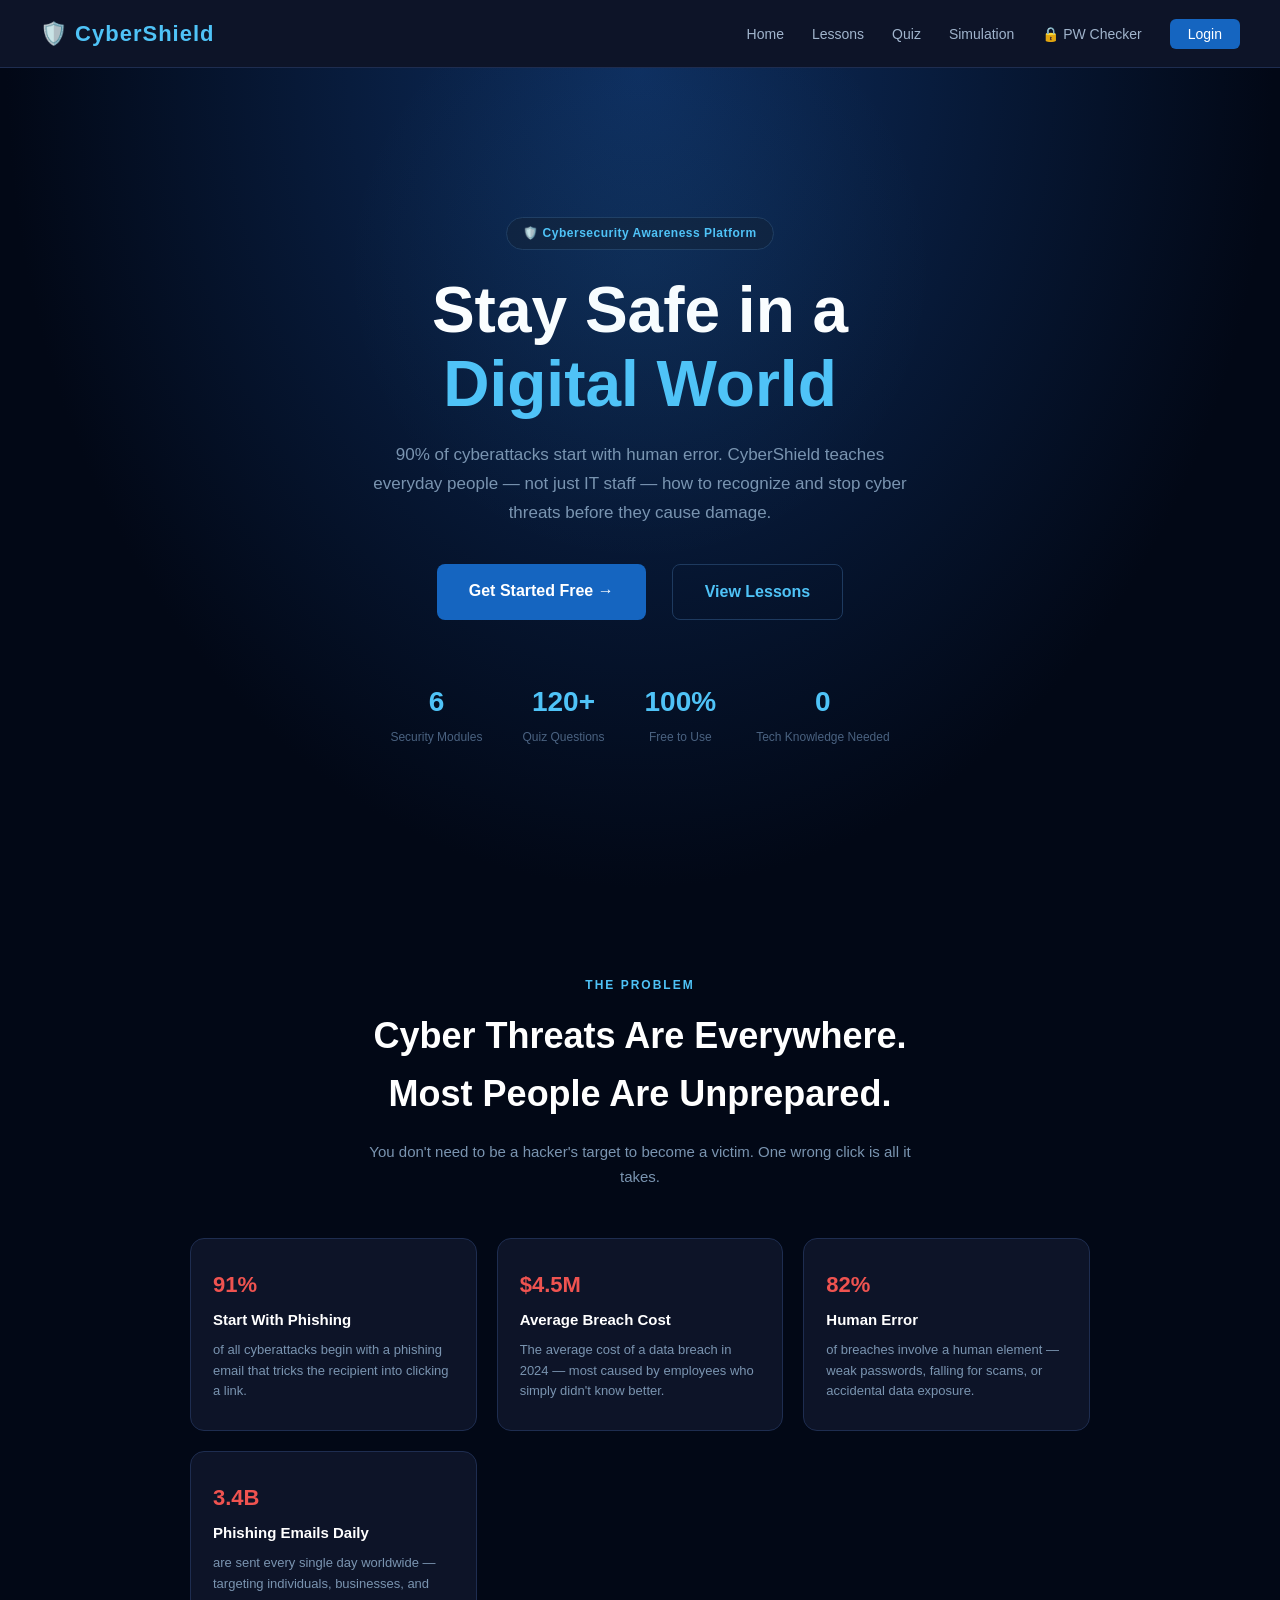
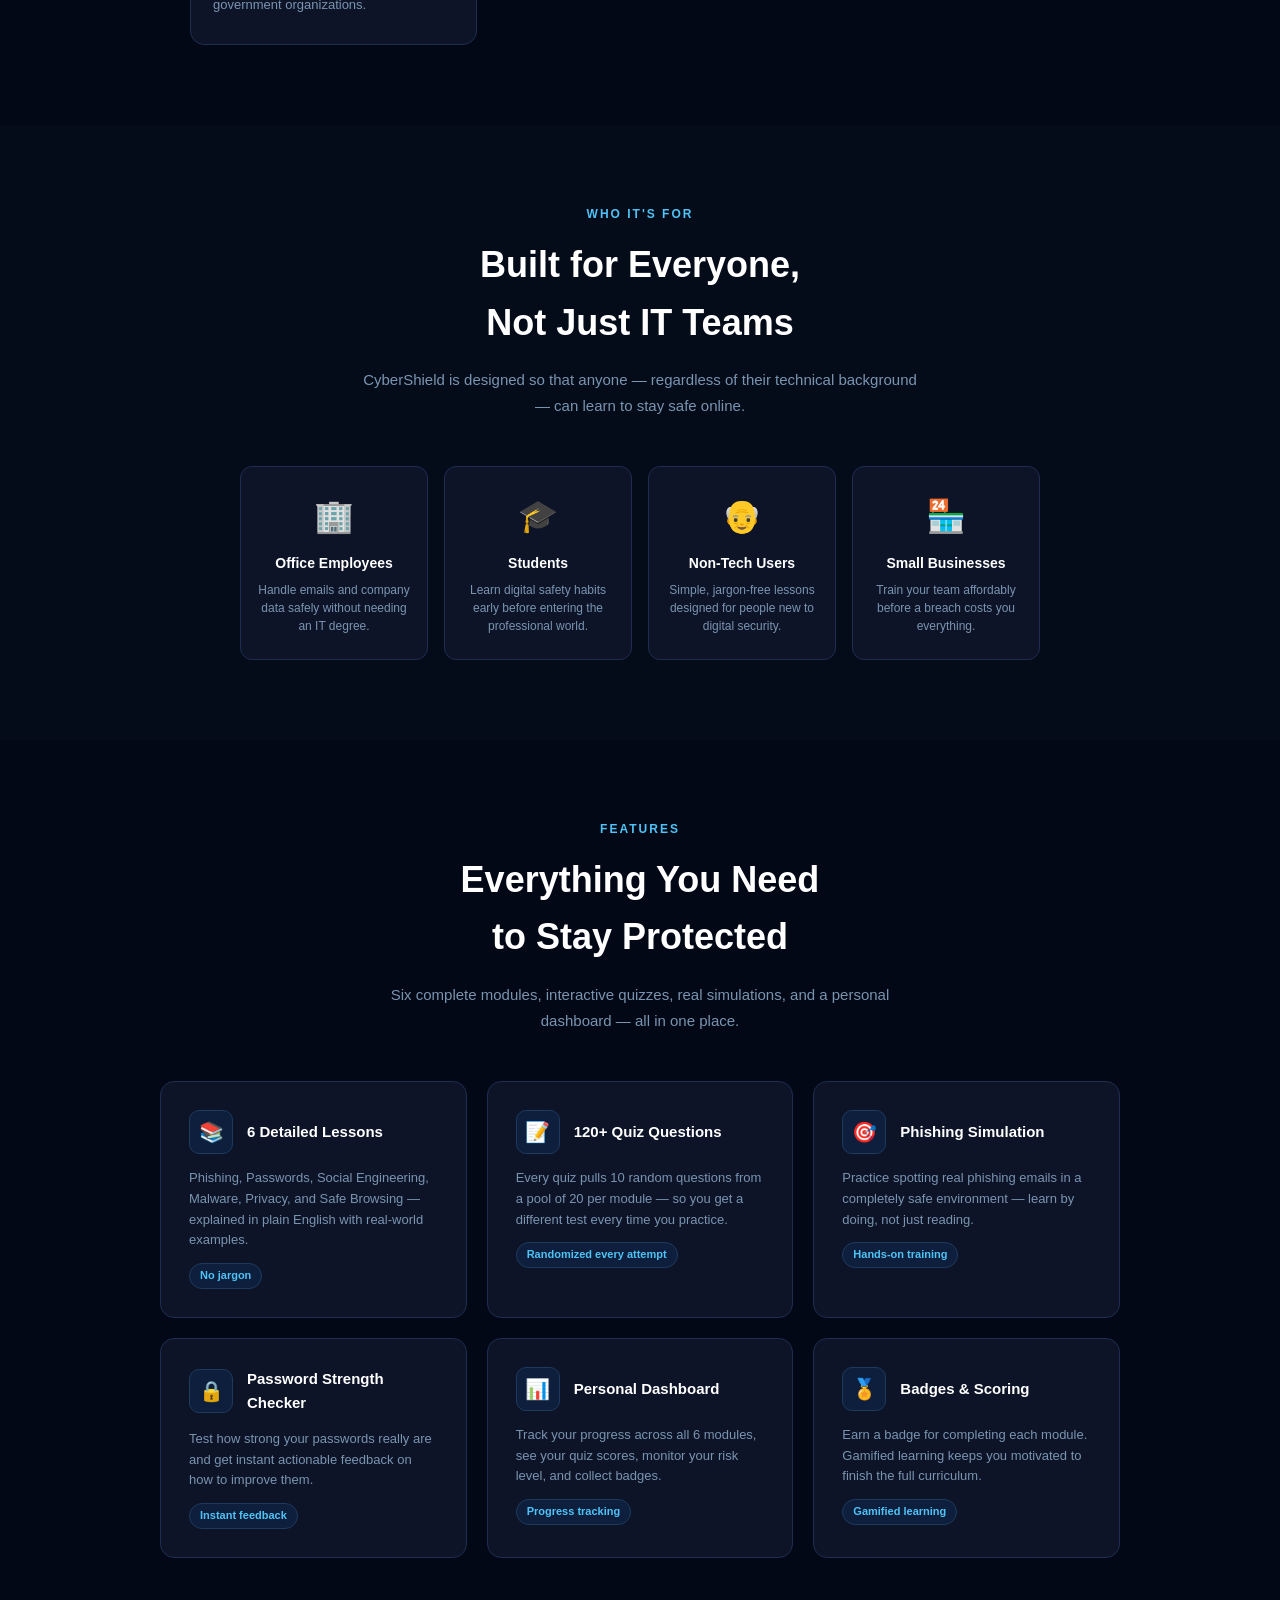
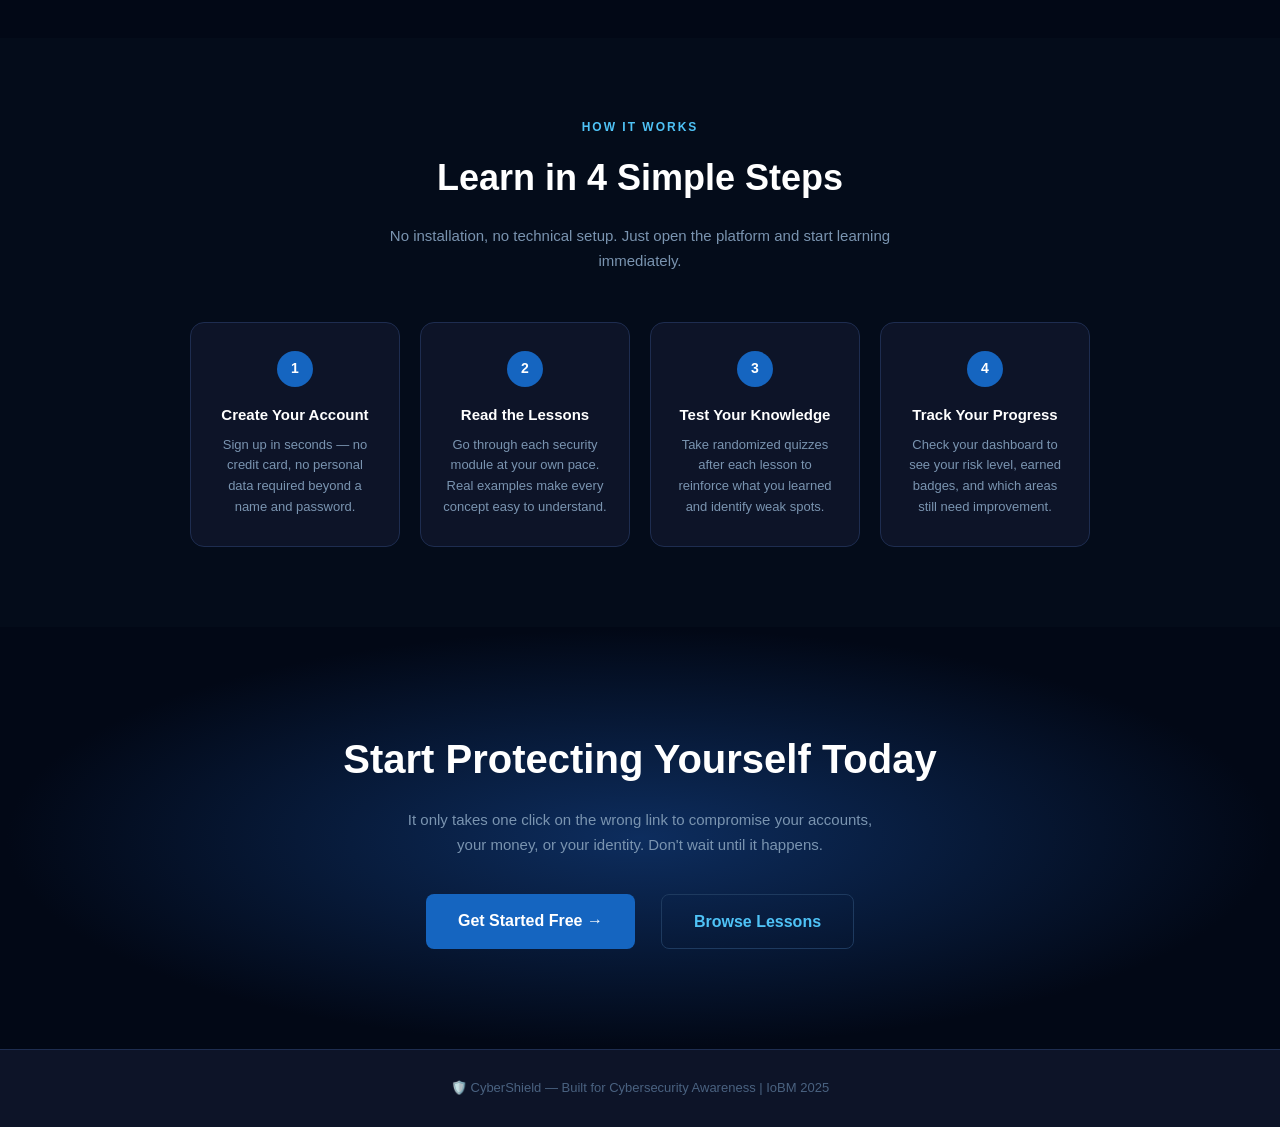
<file: index.html>
<!DOCTYPE html>
<html lang="en">
<head>
  <meta charset="UTF-8">
  <meta name="viewport" content="width=device-width, initial-scale=1.0">
  <title>CyberShield - Cybersecurity Awareness Platform</title>
  <link rel="stylesheet" href="css/style.css">
  <style>
    /* ── HERO ── */
    .hero {
      min-height: 92vh;
      display: flex;
      align-items: center;
      justify-content: center;
      text-align: center;
      padding: 60px 24px;
      background: radial-gradient(ellipse at 50% 0%, #0d2d5e 0%, #020816 70%);
      position: relative;
      overflow: hidden;
    }
    .hero::before {
      content: '';
      position: absolute;
      width: 600px; height: 600px;
      background: radial-gradient(circle, rgba(79,195,247,0.06) 0%, transparent 70%);
      top: -100px; left: 50%; transform: translateX(-50%);
      pointer-events: none;
    }
    .hero-badge {
      display: inline-block;
      background: #0d1f3c;
      border: 1px solid #1e3a5f;
      color: #4fc3f7;
      font-size: 12px;
      font-weight: 600;
      padding: 6px 16px;
      border-radius: 99px;
      margin-bottom: 24px;
      letter-spacing: 0.5px;
    }
    .hero-content h1 {
      font-size: clamp(36px, 6vw, 64px);
      font-weight: 800;
      color: #fff;
      line-height: 1.15;
      margin-bottom: 20px;
    }
    .hero-content h1 span { color: #4fc3f7; }
    .hero-content p {
      font-size: 17px;
      color: #7a94b0;
      max-width: 560px;
      margin: 0 auto 36px;
      line-height: 1.7;
    }
    .hero-btns { display: flex; gap: 14px; justify-content: center; flex-wrap: wrap; }
    .hero-stats {
      display: flex;
      gap: 40px;
      justify-content: center;
      margin-top: 60px;
      flex-wrap: wrap;
    }
    .hero-stat { text-align: center; }
    .hero-stat-num {
      font-size: 28px;
      font-weight: 700;
      color: #4fc3f7;
    }
    .hero-stat-label { font-size: 12px; color: #4a6280; margin-top: 4px; }

    /* ── PROBLEM SECTION ── */
    .problem-section {
      background: #020816;
      padding: 80px 24px;
      text-align: center;
    }
    .section-label {
      font-size: 12px;
      font-weight: 700;
      color: #4fc3f7;
      letter-spacing: 2px;
      text-transform: uppercase;
      margin-bottom: 12px;
    }
    .section-heading {
      font-size: clamp(24px, 4vw, 36px);
      font-weight: 700;
      color: #fff;
      margin-bottom: 16px;
    }
    .section-sub {
      font-size: 15px;
      color: #7a94b0;
      max-width: 560px;
      margin: 0 auto 48px;
      line-height: 1.7;
    }
    .problem-grid {
      display: grid;
      grid-template-columns: repeat(auto-fit, minmax(220px, 1fr));
      gap: 20px;
      max-width: 900px;
      margin: 0 auto;
    }
    .problem-card {
      background: #0d1428;
      border: 1px solid #1e2d50;
      border-radius: 14px;
      padding: 28px 22px;
      text-align: left;
    }
    .problem-card .p-icon { font-size: 28px; margin-bottom: 14px; }
    .problem-card h4 { font-size: 15px; font-weight: 600; color: #fff; margin-bottom: 8px; }
    .problem-card p { font-size: 13px; color: #7a94b0; line-height: 1.6; }
    .problem-card .stat-highlight {
      font-size: 22px;
      font-weight: 700;
      color: #ef5350;
      margin-bottom: 6px;
    }

    /* ── WHO IS IT FOR ── */
    .audience-section {
      background: #040c1a;
      padding: 80px 24px;
      text-align: center;
    }
    .audience-grid {
      display: grid;
      grid-template-columns: repeat(auto-fit, minmax(180px, 1fr));
      gap: 16px;
      max-width: 800px;
      margin: 0 auto;
    }
    .audience-card {
      background: #0d1428;
      border: 1px solid #1e2d50;
      border-radius: 12px;
      padding: 24px 16px;
      transition: border-color 0.2s, transform 0.2s;
    }
    .audience-card:hover { border-color: #4fc3f7; transform: translateY(-3px); }
    .audience-card .a-icon { font-size: 32px; margin-bottom: 10px; }
    .audience-card h4 { font-size: 14px; font-weight: 600; color: #fff; margin-bottom: 6px; }
    .audience-card p { font-size: 12px; color: #7a94b0; line-height: 1.5; }

    /* ── FEATURES ── */
    .features-section {
      background: #020816;
      padding: 80px 24px;
      text-align: center;
    }
    .features-grid {
      display: grid;
      grid-template-columns: repeat(auto-fit, minmax(280px, 1fr));
      gap: 20px;
      max-width: 960px;
      margin: 0 auto;
    }
    .feature-card {
      background: #0d1428;
      border: 1px solid #1e2d50;
      border-radius: 14px;
      padding: 28px;
      text-align: left;
      transition: border-color 0.2s;
    }
    .feature-card:hover { border-color: #4fc3f7; }
    .feature-top {
      display: flex;
      align-items: center;
      gap: 14px;
      margin-bottom: 14px;
    }
    .feature-icon {
      width: 44px; height: 44px;
      background: #0d1f3c;
      border: 1px solid #1e3a5f;
      border-radius: 10px;
      display: flex; align-items: center; justify-content: center;
      font-size: 20px;
      flex-shrink: 0;
    }
    .feature-card h3 { font-size: 15px; font-weight: 600; color: #fff; }
    .feature-card p { font-size: 13px; color: #7a94b0; line-height: 1.6; }
    .feature-tag {
      display: inline-block;
      margin-top: 12px;
      font-size: 11px;
      font-weight: 600;
      color: #4fc3f7;
      background: #0d1f3c;
      border: 1px solid #1e3a5f;
      padding: 3px 10px;
      border-radius: 99px;
    }

    /* ── HOW IT WORKS ── */
    .how-section {
      background: #040c1a;
      padding: 80px 24px;
      text-align: center;
    }
    .steps-grid {
      display: grid;
      grid-template-columns: repeat(auto-fit, minmax(200px, 1fr));
      gap: 20px;
      max-width: 900px;
      margin: 0 auto;
    }
    .step-card {
      background: #0d1428;
      border: 1px solid #1e2d50;
      border-radius: 14px;
      padding: 28px 22px;
      position: relative;
    }
    .step-num {
      width: 36px; height: 36px;
      background: #1565c0;
      border-radius: 99px;
      display: flex; align-items: center; justify-content: center;
      font-size: 14px; font-weight: 700; color: #fff;
      margin: 0 auto 16px;
    }
    .step-card h4 { font-size: 15px; font-weight: 600; color: #fff; margin-bottom: 8px; }
    .step-card p { font-size: 13px; color: #7a94b0; line-height: 1.6; }

    /* ── CTA ── */
    .cta-section {
      background: radial-gradient(ellipse at 50% 50%, #0d2d5e 0%, #020816 70%);
      padding: 100px 24px;
      text-align: center;
    }
    .cta-section h2 {
      font-size: clamp(26px, 4vw, 40px);
      font-weight: 800;
      color: #fff;
      margin-bottom: 16px;
    }
    .cta-section p {
      font-size: 15px;
      color: #7a94b0;
      max-width: 480px;
      margin: 0 auto 36px;
      line-height: 1.7;
    }
  </style>
</head>
<body>

  <!-- NAVBAR -->
  <nav class="navbar">
    <div class="nav-logo">🛡️ CyberShield</div>
    <ul class="nav-links">
      <li><a href="index.html">Home</a></li>
      <li><a href="lessons.html">Lessons</a></li>
      <li><a href="quiz.html">Quiz</a></li>
      <li><a href="simulation.html">Simulation</a></li>
      <li><a href="password-checker.html">🔒 PW Checker</a></li>
      <li><a href="login.html" class="btn-nav">Login</a></li>
    </ul>
  </nav>

  <!-- ══════════════════════════════════════
       HERO
  ══════════════════════════════════════ -->
  <section class="hero">
    <div class="hero-content">
      <div class="hero-badge">🛡️ Cybersecurity Awareness Platform</div>
      <h1>Stay Safe in a<br><span>Digital World</span></h1>
      <p>90% of cyberattacks start with human error. CyberShield teaches everyday people — not just IT staff — how to recognize and stop cyber threats before they cause damage.</p>
      <div class="hero-btns">
        <a href="login.html" class="btn-primary">Get Started Free →</a>
        <a href="lessons.html" class="btn-secondary">View Lessons</a>
      </div>
      <div class="hero-stats">
        <div class="hero-stat">
          <div class="hero-stat-num">6</div>
          <div class="hero-stat-label">Security Modules</div>
        </div>
        <div class="hero-stat">
          <div class="hero-stat-num">120+</div>
          <div class="hero-stat-label">Quiz Questions</div>
        </div>
        <div class="hero-stat">
          <div class="hero-stat-num">100%</div>
          <div class="hero-stat-label">Free to Use</div>
        </div>
        <div class="hero-stat">
          <div class="hero-stat-num">0</div>
          <div class="hero-stat-label">Tech Knowledge Needed</div>
        </div>
      </div>
    </div>
  </section>

  <!-- ══════════════════════════════════════
       THE PROBLEM
  ══════════════════════════════════════ -->
  <section class="problem-section">
    <div class="section-label">The Problem</div>
    <h2 class="section-heading">Cyber Threats Are Everywhere.<br>Most People Are Unprepared.</h2>
    <p class="section-sub">You don't need to be a hacker's target to become a victim. One wrong click is all it takes.</p>
    <div class="problem-grid">
      <div class="problem-card">
        <div class="stat-highlight">91%</div>
        <h4>Start With Phishing</h4>
        <p>of all cyberattacks begin with a phishing email that tricks the recipient into clicking a link.</p>
      </div>
      <div class="problem-card">
        <div class="stat-highlight">$4.5M</div>
        <h4>Average Breach Cost</h4>
        <p>The average cost of a data breach in 2024 — most caused by employees who simply didn't know better.</p>
      </div>
      <div class="problem-card">
        <div class="stat-highlight">82%</div>
        <h4>Human Error</h4>
        <p>of breaches involve a human element — weak passwords, falling for scams, or accidental data exposure.</p>
      </div>
      <div class="problem-card">
        <div class="stat-highlight">3.4B</div>
        <h4>Phishing Emails Daily</h4>
        <p>are sent every single day worldwide — targeting individuals, businesses, and government organizations.</p>
      </div>
    </div>
  </section>

  <!-- ══════════════════════════════════════
       WHO IS IT FOR
  ══════════════════════════════════════ -->
  <section class="audience-section">
    <div class="section-label">Who It's For</div>
    <h2 class="section-heading">Built for Everyone,<br>Not Just IT Teams</h2>
    <p class="section-sub">CyberShield is designed so that anyone — regardless of their technical background — can learn to stay safe online.</p>
    <div class="audience-grid">
      <div class="audience-card">
        <div class="a-icon">🏢</div>
        <h4>Office Employees</h4>
        <p>Handle emails and company data safely without needing an IT degree.</p>
      </div>
      <div class="audience-card">
        <div class="a-icon">🎓</div>
        <h4>Students</h4>
        <p>Learn digital safety habits early before entering the professional world.</p>
      </div>
      <div class="audience-card">
        <div class="a-icon">👴</div>
        <h4>Non-Tech Users</h4>
        <p>Simple, jargon-free lessons designed for people new to digital security.</p>
      </div>
      <div class="audience-card">
        <div class="a-icon">🏪</div>
        <h4>Small Businesses</h4>
        <p>Train your team affordably before a breach costs you everything.</p>
      </div>
    </div>
  </section>

  <!-- ══════════════════════════════════════
       FEATURES
  ══════════════════════════════════════ -->
  <section class="features-section">
    <div class="section-label">Features</div>
    <h2 class="section-heading">Everything You Need<br>to Stay Protected</h2>
    <p class="section-sub">Six complete modules, interactive quizzes, real simulations, and a personal dashboard — all in one place.</p>
    <div class="features-grid">
      <div class="feature-card">
        <div class="feature-top">
          <div class="feature-icon">📚</div>
          <h3>6 Detailed Lessons</h3>
        </div>
        <p>Phishing, Passwords, Social Engineering, Malware, Privacy, and Safe Browsing — explained in plain English with real-world examples.</p>
        <span class="feature-tag">No jargon</span>
      </div>
      <div class="feature-card">
        <div class="feature-top">
          <div class="feature-icon">📝</div>
          <h3>120+ Quiz Questions</h3>
        </div>
        <p>Every quiz pulls 10 random questions from a pool of 20 per module — so you get a different test every time you practice.</p>
        <span class="feature-tag">Randomized every attempt</span>
      </div>
      <div class="feature-card">
        <div class="feature-top">
          <div class="feature-icon">🎯</div>
          <h3>Phishing Simulation</h3>
        </div>
        <p>Practice spotting real phishing emails in a completely safe environment — learn by doing, not just reading.</p>
        <span class="feature-tag">Hands-on training</span>
      </div>
      <div class="feature-card">
        <div class="feature-top">
          <div class="feature-icon">🔒</div>
          <h3>Password Strength Checker</h3>
        </div>
        <p>Test how strong your passwords really are and get instant actionable feedback on how to improve them.</p>
        <span class="feature-tag">Instant feedback</span>
      </div>
      <div class="feature-card">
        <div class="feature-top">
          <div class="feature-icon">📊</div>
          <h3>Personal Dashboard</h3>
        </div>
        <p>Track your progress across all 6 modules, see your quiz scores, monitor your risk level, and collect badges.</p>
        <span class="feature-tag">Progress tracking</span>
      </div>
      <div class="feature-card">
        <div class="feature-top">
          <div class="feature-icon">🏅</div>
          <h3>Badges & Scoring</h3>
        </div>
        <p>Earn a badge for completing each module. Gamified learning keeps you motivated to finish the full curriculum.</p>
        <span class="feature-tag">Gamified learning</span>
      </div>
    </div>
  </section>

  <!-- ══════════════════════════════════════
       HOW IT WORKS
  ══════════════════════════════════════ -->
  <section class="how-section">
    <div class="section-label">How It Works</div>
    <h2 class="section-heading">Learn in 4 Simple Steps</h2>
    <p class="section-sub">No installation, no technical setup. Just open the platform and start learning immediately.</p>
    <div class="steps-grid">
      <div class="step-card">
        <div class="step-num">1</div>
        <h4>Create Your Account</h4>
        <p>Sign up in seconds — no credit card, no personal data required beyond a name and password.</p>
      </div>
      <div class="step-card">
        <div class="step-num">2</div>
        <h4>Read the Lessons</h4>
        <p>Go through each security module at your own pace. Real examples make every concept easy to understand.</p>
      </div>
      <div class="step-card">
        <div class="step-num">3</div>
        <h4>Test Your Knowledge</h4>
        <p>Take randomized quizzes after each lesson to reinforce what you learned and identify weak spots.</p>
      </div>
      <div class="step-card">
        <div class="step-num">4</div>
        <h4>Track Your Progress</h4>
        <p>Check your dashboard to see your risk level, earned badges, and which areas still need improvement.</p>
      </div>
    </div>
  </section>

  <!-- ══════════════════════════════════════
       CALL TO ACTION
  ══════════════════════════════════════ -->
  <section class="cta-section">
    <h2>Start Protecting Yourself Today</h2>
    <p>It only takes one click on the wrong link to compromise your accounts, your money, or your identity. Don't wait until it happens.</p>
    <div class="hero-btns">
      <a href="login.html" class="btn-primary">Get Started Free →</a>
      <a href="lessons.html" class="btn-secondary">Browse Lessons</a>
    </div>
  </section>

  <!-- FOOTER -->
  <footer class="footer">
    <p>🛡️ CyberShield — Built for Cybersecurity Awareness | IoBM 2025</p>
  </footer>

</body>
</html>
</file>
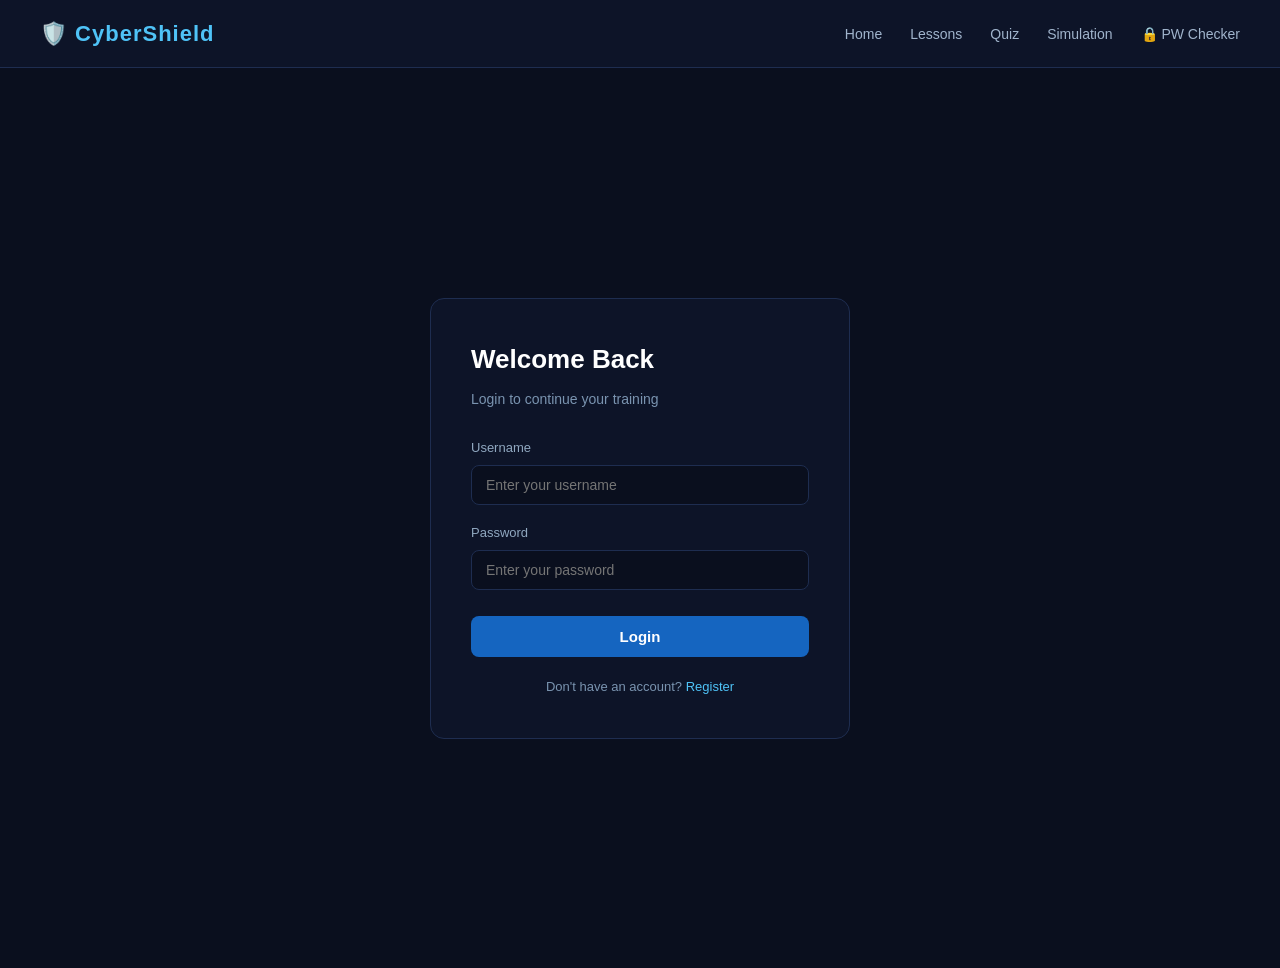
<file: admin.html>
<!DOCTYPE html>
<html lang="en">
<head>
  <meta charset="UTF-8">
  <meta name="viewport" content="width=device-width, initial-scale=1.0">
  <title>CyberShield - Admin</title>
  <link rel="stylesheet" href="css/style.css">
  <style>
    .admin-wrap { max-width: 1100px; margin: 0 auto; padding: 40px 24px 60px; }
    .admin-header { margin-bottom: 32px; }
    .admin-header p { font-size: 14px; color: #7a94b0; margin-top: 6px; }
    .nav-right { display: flex; align-items: center; gap: 16px; }
    .admin-badge { background: #1a2a1a; border: 1px solid #1b5e20; color: #66bb6a; padding: 5px 12px; border-radius: 99px; font-size: 12px; font-weight: 600; }
    .logout-btn { background: transparent; border: 1px solid #1e2d50; color: #7a94b0; padding: 7px 16px; border-radius: 6px; cursor: pointer; font-size: 13px; }
    .logout-btn:hover { border-color: #4fc3f7; color: #4fc3f7; }
    .stats-row { display: grid; grid-template-columns: repeat(4, 1fr); gap: 16px; margin-bottom: 36px; }
    .stat-card { background: #0d1428; border: 1px solid #1e2d50; border-radius: 12px; padding: 20px; text-align: center; }
    .stat-icon { font-size: 24px; margin-bottom: 8px; }
    .stat-label { font-size: 12px; color: #7a94b0; margin-bottom: 6px; }
    .stat-val { font-size: 28px; font-weight: 700; color: #4fc3f7; }
    .section-title { font-size: 18px; font-weight: 600; color: #fff; margin-bottom: 16px; display: flex; align-items: center; justify-content: space-between; flex-wrap: wrap; gap: 10px; }
    .search-box { background: #0a0f1e; border: 1px solid #1e2d50; border-radius: 8px; padding: 8px 14px; color: #e0e6f0; font-size: 13px; outline: none; width: 220px; }
    .search-box:focus { border-color: #4fc3f7; }
    .table-wrap { background: #0d1428; border: 1px solid #1e2d50; border-radius: 14px; overflow: hidden; margin-bottom: 32px; overflow-x: auto; }
    table { width: 100%; border-collapse: collapse; min-width: 650px; }
    th { background: #0a0f1e; padding: 12px 18px; font-size: 12px; color: #7a94b0; text-align: left; font-weight: 600; text-transform: uppercase; letter-spacing: 0.5px; border-bottom: 1px solid #1e2d50; }
    td { padding: 14px 18px; font-size: 14px; color: #a0b4cc; border-bottom: 1px solid #0f1e38; }
    tr:last-child td { border-bottom: none; }
    tr:hover td { background: #0a1528; }
    .td-name { color: #fff; font-weight: 600; }
    .badge-count { display: inline-flex; align-items: center; gap: 4px; background: #0d1f3c; border: 1px solid #1e3a5f; color: #4fc3f7; padding: 3px 10px; border-radius: 99px; font-size: 12px; font-weight: 600; }
    .progress-mini { background: #0a0f1e; border-radius: 99px; height: 6px; width: 80px; overflow: hidden; display: inline-block; vertical-align: middle; margin-right: 6px; }
    .progress-mini-fill { height: 6px; border-radius: 99px; background: #1565c0; }
    .status-pill { padding: 3px 10px; border-radius: 99px; font-size: 12px; font-weight: 600; }
    .status-active { background: #0d2d1a; border: 1px solid #1b5e20; color: #66bb6a; }
    .status-new { background: #0d1f3c; border: 1px solid #1e3a5f; color: #4fc3f7; }
    .action-btn { background: transparent; border: 1px solid #1e2d50; color: #7a94b0; padding: 5px 12px; border-radius: 6px; font-size: 12px; cursor: pointer; transition: all 0.2s; }
    .action-btn:hover { border-color: #ef5350; color: #ef5350; }
    .activity-list { background: #0d1428; border: 1px solid #1e2d50; border-radius: 14px; overflow: hidden; }
    .activity-item { display: flex; align-items: center; gap: 14px; padding: 14px 20px; border-bottom: 1px solid #0f1e38; }
    .activity-item:last-child { border-bottom: none; }
    .a-dot { width: 8px; height: 8px; border-radius: 50%; flex-shrink: 0; }
    .a-dot.green { background: #66bb6a; }
    .a-dot.blue { background: #4fc3f7; }
    .a-dot.amber { background: #ffa726; }
    .a-text { flex: 1; font-size: 13px; color: #a0b4cc; }
    .a-text strong { color: #fff; }
    .a-time { font-size: 12px; color: #4a6280; white-space: nowrap; }
    .no-users { text-align: center; padding: 40px; color: #4a6280; font-size: 14px; }
  </style>
</head>
<body onload="loadAdmin()">

  <nav class="navbar">
    <div class="nav-logo">🛡️ CyberShield</div>
    <div class="nav-right">
      <span class="admin-badge">⚙️ Admin</span>
      <li><a href="password-checker.html">🔒 PW Checker</a></li>
      <button class="logout-btn" onclick="logout()">Logout</button>
    </div>
  </nav>

  <div class="admin-wrap">
    <div class="admin-header">
      <h1>⚙️ Admin Dashboard</h1>
      <p>Monitor all users, track progress, and manage the platform.</p>
    </div>

    <div class="stats-row">
      <div class="stat-card"><div class="stat-icon">👥</div><div class="stat-label">Total Users</div><div class="stat-val" id="totalUsers">0</div></div>
      <div class="stat-card"><div class="stat-icon">📚</div><div class="stat-label">Lessons Completed</div><div class="stat-val" id="totalLessons">0</div></div>
      <div class="stat-card"><div class="stat-icon">🏅</div><div class="stat-label">Badges Earned</div><div class="stat-val" id="totalBadges">0</div></div>
      <div class="stat-card"><div class="stat-icon">⭐</div><div class="stat-label">Total Score</div><div class="stat-val" id="totalScore">0</div></div>
    </div>

    <div class="section-title">
      <span>👥 Registered Users</span>
      <input class="search-box" id="searchBox" placeholder="🔍 Search users..." oninput="filterUsers()">
    </div>

    <div class="table-wrap">
      <table>
        <thead>
          <tr>
            <th>Name</th>
            <th>Username</th>
            <th>Score</th>
            <th>Badges</th>
            <th>Lessons</th>
            <th>Status</th>
            <th>Action</th>
          </tr>
        </thead>
        <tbody id="usersTable"></tbody>
      </table>
    </div>

    <div class="section-title">📋 Recent Activity</div>
    <div class="activity-list" id="activityList"></div>
  </div>

  <footer class="footer">🛡️ CyberShield — Built for Cybersecurity Awareness | IoBM 2025</footer>

  <script src="js/auth.js"></script>
  <script src="js/admin.js"></script>
</body>
</html>
</file>
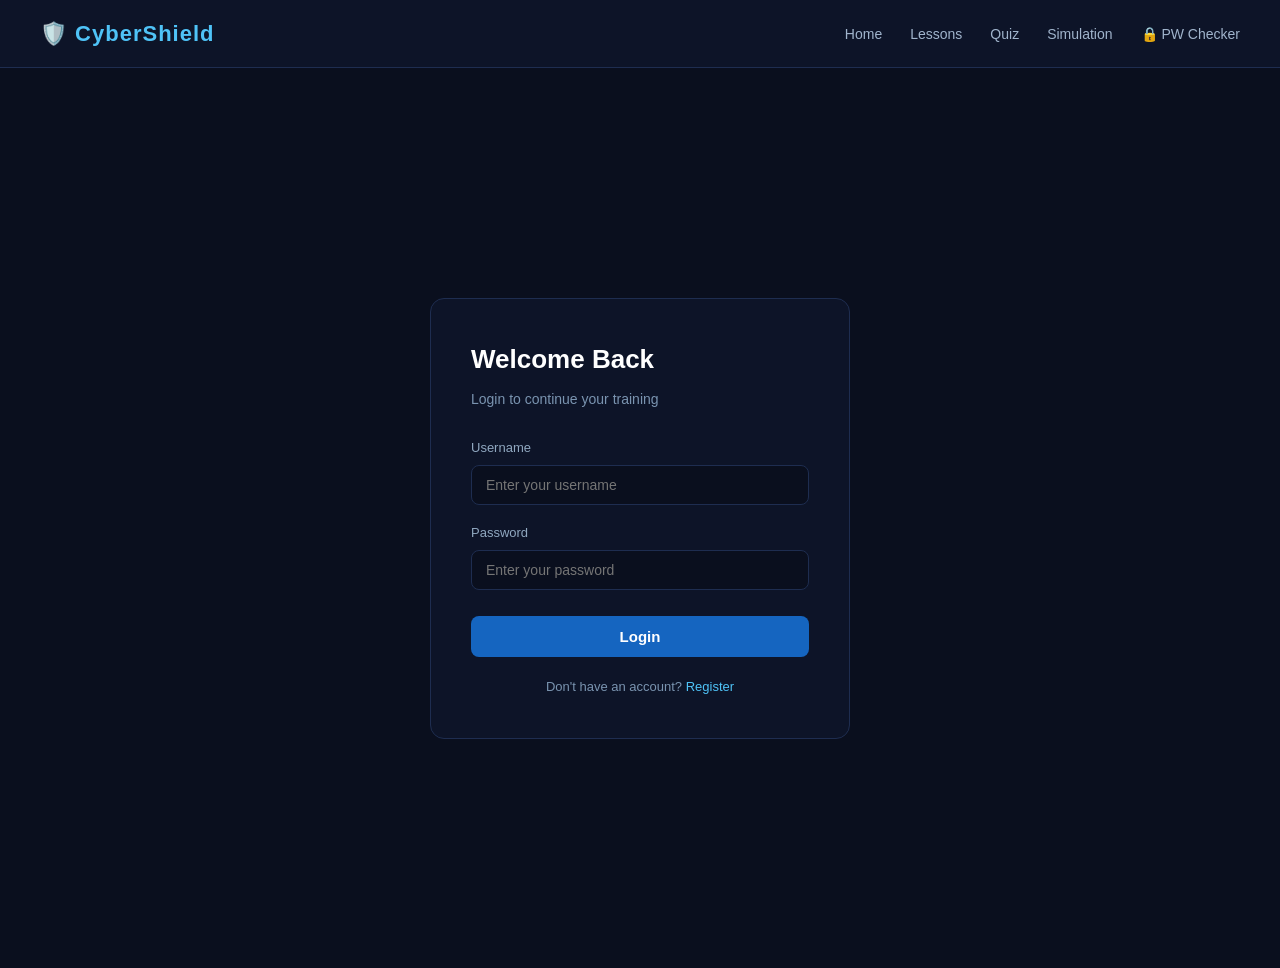
<file: login.html>
<!DOCTYPE html>
<html lang="en">
<head>
  <meta charset="UTF-8">
  <meta name="viewport" content="width=device-width, initial-scale=1.0">
  <title>CyberShield - Login</title>
  <link rel="stylesheet" href="css/style.css">
</head>
<body>

  <nav class="navbar">
    <div class="nav-logo">🛡️ CyberShield</div>
    <ul class="nav-links">
      <li><a href="index.html">Home</a></li>
      <li><a href="lessons.html">Lessons</a></li>
      <li><a href="quiz.html">Quiz</a></li>
      <li><a href="simulation.html">Simulation</a></li>
      <li><a href="password-checker.html">🔒 PW Checker</a></li>
    </ul>
  </nav>

  <div class="form-container">

    <!-- LOGIN FORM -->
    <div class="form-box" id="loginBox">
      <h2>Welcome Back</h2>
      <p>Login to continue your training</p>

      <div id="loginAlert"></div>

      <div class="form-group">
        <label>Username</label>
        <input type="text" id="loginUser" placeholder="Enter your username">
      </div>
      <div class="form-group">
        <label>Password</label>
        <input type="password" id="loginPass" placeholder="Enter your password">
      </div>
      <button class="form-btn" onclick="handleLogin()">Login</button>
      <div class="form-switch">
        Don't have an account? <a href="#" onclick="toggleForm()">Register</a>
      </div>
    </div>

    <!-- REGISTER FORM -->
    <div class="form-box" id="registerBox" style="display:none;">
      <h2>Create Account</h2>
      <p>Join CyberShield and start training</p>

      <div id="registerAlert"></div>

      <div class="form-group">
        <label>Full Name</label>
        <input type="text" id="regName" placeholder="Your full name">
      </div>
      <div class="form-group">
        <label>Username</label>
        <input type="text" id="regUser" placeholder="Choose a username">
      </div>
      <div class="form-group">
        <label>Password</label>
        <input type="password" id="regPass" placeholder="Choose a password">
      </div>
      <button class="form-btn" onclick="handleRegister()">Register</button>
      <div class="form-switch">
        Already have an account? <a href="#" onclick="toggleForm()">Login</a>
      </div>
    </div>

  </div>

  <script src="js/auth.js"></script>
</body>
</html>
</file>
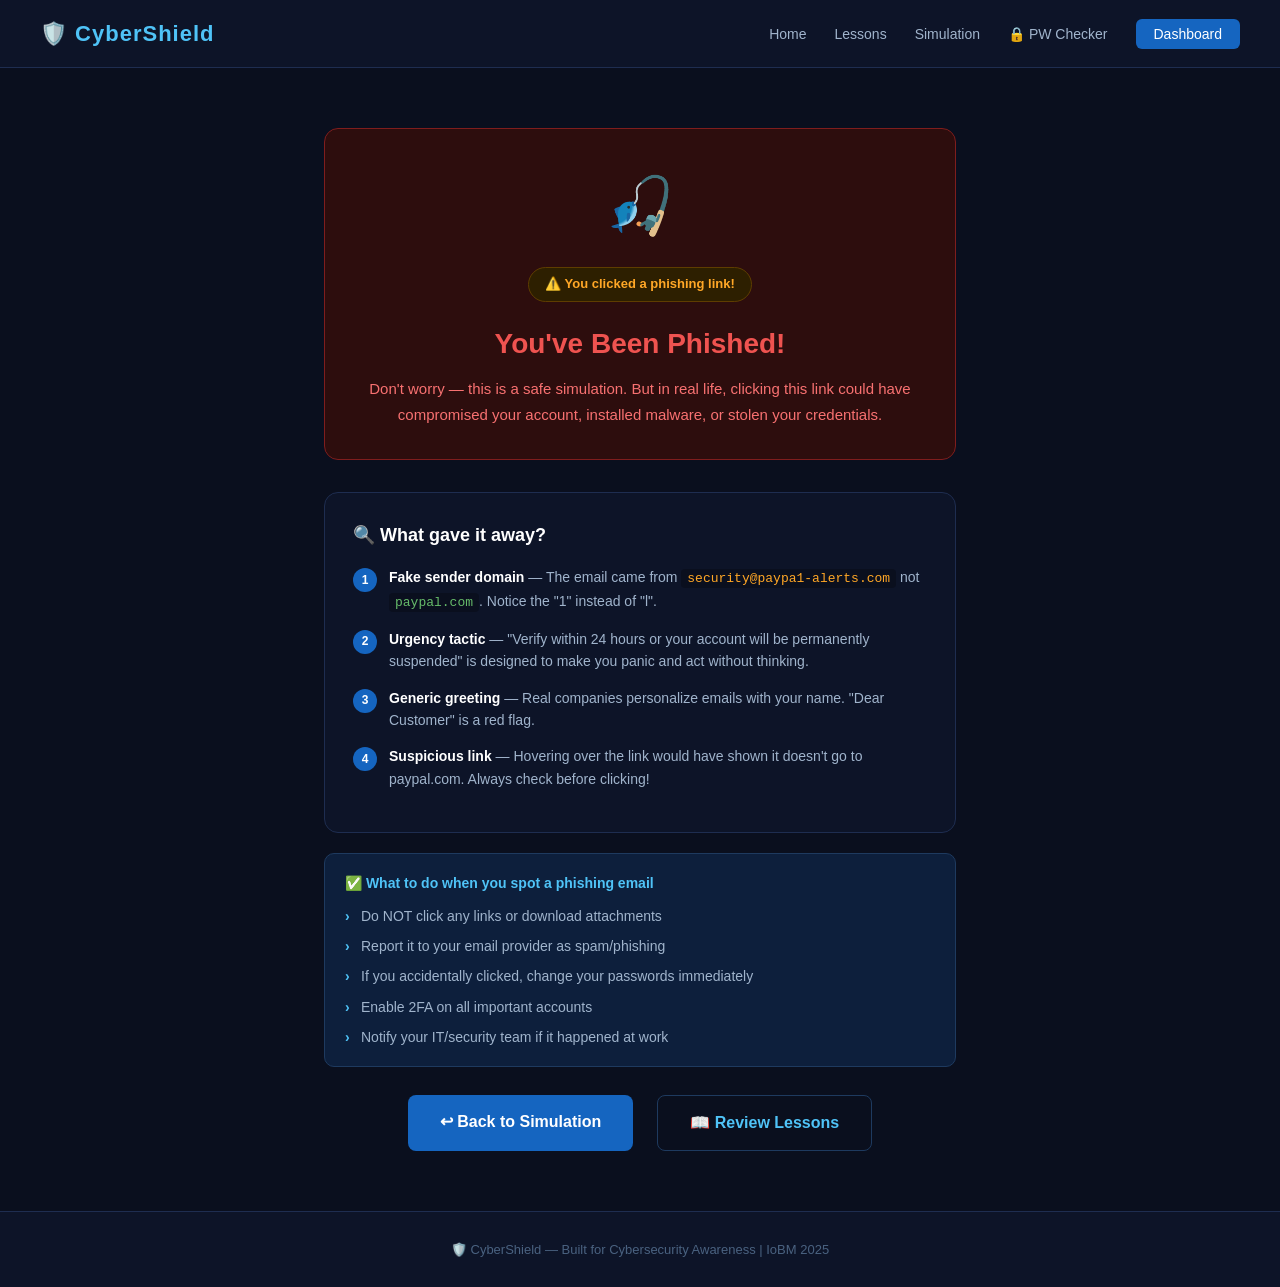
<file: phish-trap.html>
<!DOCTYPE html>
<html lang="en">
<head>
  <meta charset="UTF-8">
  <meta name="viewport" content="width=device-width, initial-scale=1.0">
  <title>CyberShield - You've Been Phished!</title>
  <link rel="stylesheet" href="css/style.css">
  <style>
    .trap-wrap { max-width: 680px; margin: 0 auto; padding: 60px 24px; }
    .trap-banner { background: #2d0d0d; border: 1px solid #7f1d1d; border-radius: 14px; padding: 32px; text-align: center; margin-bottom: 32px; }
    .trap-icon { font-size: 56px; margin-bottom: 16px; }
    .trap-banner h1 { font-size: 28px; font-weight: 700; color: #ef5350; margin-bottom: 10px; }
    .trap-banner p { font-size: 15px; color: #f87171; line-height: 1.7; }
    .score-pill { display: inline-block; background: #2d1f00; border: 1px solid #5e3d00; color: #ffa726; padding: 6px 16px; border-radius: 99px; font-size: 13px; font-weight: 600; margin-bottom: 20px; }
    .info-card { background: #0d1428; border: 1px solid #1e2d50; border-radius: 14px; padding: 28px; margin-bottom: 20px; }
    .info-card h2 { font-size: 18px; font-weight: 700; color: #fff; margin-bottom: 16px; }
    .clue-item { display: flex; align-items: flex-start; gap: 12px; margin-bottom: 14px; }
    .clue-num { background: #1565c0; color: #fff; width: 24px; height: 24px; border-radius: 50%; display: flex; align-items: center; justify-content: center; font-size: 12px; font-weight: 700; flex-shrink: 0; margin-top: 2px; }
    .clue-text { font-size: 14px; color: #a0b4cc; line-height: 1.6; }
    .clue-text strong { color: #fff; }
    .clue-code-bad { background: #0a0f1e; padding: 2px 6px; border-radius: 4px; color: #ffa726; font-family: monospace; font-size: 13px; }
    .clue-code-good { background: #0a0f1e; padding: 2px 6px; border-radius: 4px; color: #66bb6a; font-family: monospace; font-size: 13px; }
    .tip-box { background: #0d1f3c; border: 1px solid #1e3a5f; border-radius: 10px; padding: 18px 20px; margin-bottom: 28px; }
    .tip-box h3 { font-size: 14px; font-weight: 600; color: #4fc3f7; margin-bottom: 10px; }
    .tip-list { list-style: none; display: flex; flex-direction: column; gap: 8px; }
    .tip-list li { font-size: 14px; color: #a0b4cc; padding-left: 16px; position: relative; }
    .tip-list li::before { content: '›'; position: absolute; left: 0; color: #4fc3f7; font-weight: 700; }
    .trap-actions { display: flex; gap: 12px; justify-content: center; }
  </style>
</head>
<body>

  <nav class="navbar">
    <div class="nav-logo">🛡️ CyberShield</div>
    <ul class="nav-links">
      <li><a href="index.html">Home</a></li>
      <li><a href="lessons.html">Lessons</a></li>
      <li><a href="simulation.html">Simulation</a></li>
      <li><a href="password-checker.html">🔒 PW Checker</a></li>
      <li><a href="dashboard.html" class="btn-nav">Dashboard</a></li>
    </ul>
  </nav>

  <div class="trap-wrap">

    <div class="trap-banner">
      <div class="trap-icon">🎣</div>
      <div class="score-pill">⚠️ You clicked a phishing link!</div>
      <h1>You've Been Phished!</h1>
      <p>Don't worry — this is a safe simulation. But in real life, clicking this link could have compromised your account, installed malware, or stolen your credentials.</p>
    </div>

    <div class="info-card">
      <h2>🔍 What gave it away?</h2>
      <div class="clue-item">
        <div class="clue-num">1</div>
        <div class="clue-text"><strong>Fake sender domain</strong> — The email came from <span class="clue-code-bad">security@paypa1-alerts.com</span> not <span class="clue-code-good">paypal.com</span>. Notice the "1" instead of "l".</div>
      </div>
      <div class="clue-item">
        <div class="clue-num">2</div>
        <div class="clue-text"><strong>Urgency tactic</strong> — "Verify within 24 hours or your account will be permanently suspended" is designed to make you panic and act without thinking.</div>
      </div>
      <div class="clue-item">
        <div class="clue-num">3</div>
        <div class="clue-text"><strong>Generic greeting</strong> — Real companies personalize emails with your name. "Dear Customer" is a red flag.</div>
      </div>
      <div class="clue-item">
        <div class="clue-num">4</div>
        <div class="clue-text"><strong>Suspicious link</strong> — Hovering over the link would have shown it doesn't go to paypal.com. Always check before clicking!</div>
      </div>
    </div>

    <div class="tip-box">
      <h3>✅ What to do when you spot a phishing email</h3>
      <ul class="tip-list">
        <li>Do NOT click any links or download attachments</li>
        <li>Report it to your email provider as spam/phishing</li>
        <li>If you accidentally clicked, change your passwords immediately</li>
        <li>Enable 2FA on all important accounts</li>
        <li>Notify your IT/security team if it happened at work</li>
      </ul>
    </div>

    <div class="trap-actions">
      <a href="simulation.html" class="btn-primary">↩ Back to Simulation</a>
      <a href="lessons.html" class="btn-secondary">📖 Review Lessons</a>
    </div>

  </div>

  <footer class="footer">🛡️ CyberShield — Built for Cybersecurity Awareness | IoBM 2025</footer>

</body>
</html>
</file>
<file: css/style.css>
* {
  margin: 0;
  padding: 0;
  box-sizing: border-box;
}

body {
  font-family: 'Segoe UI', Tahoma, Geneva, Verdana, sans-serif;
  background-color: #0a0f1e;
  color: #e0e6f0;
  line-height: 1.6;
}

/* ── NAVBAR ── */
.navbar {
  display: flex;
  justify-content: space-between;
  align-items: center;
  padding: 16px 40px;
  background-color: #0d1428;
  border-bottom: 1px solid #1e2d50;
  position: sticky;
  top: 0;
  z-index: 100;
}

.nav-logo {
  font-size: 22px;
  font-weight: 700;
  color: #4fc3f7;
  letter-spacing: 1px;
}

.nav-links {
  list-style: none;
  display: flex;
  gap: 28px;
  align-items: center;
}

.nav-links a {
  text-decoration: none;
  color: #a0b4cc;
  font-size: 14px;
  transition: color 0.2s;
}

.nav-links a:hover {
  color: #4fc3f7;
}

.btn-nav {
  background-color: #1565c0;
  color: #ffffff !important;
  padding: 7px 18px;
  border-radius: 6px;
  font-size: 14px;
  transition: background 0.2s !important;
}

.btn-nav:hover {
  background-color: #1976d2 !important;
}

/* ── HERO ── */
.hero {
  min-height: 85vh;
  display: flex;
  align-items: center;
  justify-content: center;
  text-align: center;
  padding: 60px 20px;
  background: radial-gradient(ellipse at top, #0d1f3c 0%, #0a0f1e 70%);
}

.hero-content h1 {
  font-size: 56px;
  font-weight: 800;
  color: #ffffff;
  margin-bottom: 20px;
  line-height: 1.2;
}

.hero-content p {
  font-size: 18px;
  color: #90a8c0;
  max-width: 580px;
  margin: 0 auto 36px;
}

.btn-primary {
  display: inline-block;
  background-color: #1565c0;
  color: #ffffff;
  padding: 14px 32px;
  border-radius: 8px;
  text-decoration: none;
  font-size: 16px;
  font-weight: 600;
  margin-right: 12px;
  transition: background 0.2s, transform 0.1s;
}

.btn-primary:hover {
  background-color: #1976d2;
  transform: translateY(-1px);
}

.btn-secondary {
  display: inline-block;
  border: 1px solid #1e3a5f;
  color: #4fc3f7;
  padding: 14px 32px;
  border-radius: 8px;
  text-decoration: none;
  font-size: 16px;
  font-weight: 600;
  transition: border-color 0.2s, color 0.2s;
}

.btn-secondary:hover {
  border-color: #4fc3f7;
  color: #ffffff;
}

/* ── MODULES ── */
.modules {
  padding: 80px 40px;
  max-width: 1100px;
  margin: 0 auto;
}

.modules h2 {
  text-align: center;
  font-size: 34px;
  font-weight: 700;
  color: #ffffff;
  margin-bottom: 48px;
}

.card-grid {
  display: grid;
  grid-template-columns: repeat(auto-fit, minmax(300px, 1fr));
  gap: 24px;
}

.card {
  background-color: #0d1428;
  border: 1px solid #1e2d50;
  border-radius: 12px;
  padding: 28px 24px;
  transition: border-color 0.2s, transform 0.2s;
}

.card:hover {
  border-color: #4fc3f7;
  transform: translateY(-3px);
}

.card-icon {
  font-size: 36px;
  margin-bottom: 14px;
}

.card h3 {
  font-size: 18px;
  font-weight: 600;
  color: #ffffff;
  margin-bottom: 10px;
}

.card p {
  font-size: 14px;
  color: #7a94b0;
  margin-bottom: 18px;
  line-height: 1.6;
}

.card a {
  font-size: 14px;
  color: #4fc3f7;
  text-decoration: none;
  font-weight: 500;
  transition: color 0.2s;
}

.card a:hover {
  color: #81d4fa;
}

/* ── FOOTER ── */
.footer {
  text-align: center;
  padding: 28px;
  background-color: #0d1428;
  border-top: 1px solid #1e2d50;
  color: #4a6280;
  font-size: 13px;
}

/* ── FORMS (used in login.html) ── */
.form-container {
  min-height: 100vh;
  display: flex;
  align-items: center;
  justify-content: center;
  padding: 40px 20px;
}

.form-box {
  background-color: #0d1428;
  border: 1px solid #1e2d50;
  border-radius: 14px;
  padding: 40px;
  width: 100%;
  max-width: 420px;
}

.form-box h2 {
  font-size: 26px;
  font-weight: 700;
  color: #ffffff;
  margin-bottom: 8px;
}

.form-box p {
  font-size: 14px;
  color: #7a94b0;
  margin-bottom: 28px;
}

.form-group {
  margin-bottom: 18px;
}

.form-group label {
  display: block;
  font-size: 13px;
  color: #90a8c0;
  margin-bottom: 6px;
}

.form-group input {
  width: 100%;
  padding: 11px 14px;
  background-color: #0a0f1e;
  border: 1px solid #1e2d50;
  border-radius: 8px;
  color: #e0e6f0;
  font-size: 14px;
  outline: none;
  transition: border-color 0.2s;
}

.form-group input:focus {
  border-color: #4fc3f7;
}

.form-btn {
  width: 100%;
  padding: 12px;
  background-color: #1565c0;
  color: #ffffff;
  border: none;
  border-radius: 8px;
  font-size: 15px;
  font-weight: 600;
  cursor: pointer;
  margin-top: 8px;
  transition: background 0.2s;
}

.form-btn:hover {
  background-color: #1976d2;
}

.form-switch {
  text-align: center;
  margin-top: 20px;
  font-size: 13px;
  color: #7a94b0;
}

.form-switch a {
  color: #4fc3f7;
  text-decoration: none;
}

/* ── PAGE HEADER (reusable) ── */
.page-header {
  text-align: center;
  padding: 60px 20px 30px;
}

.page-header h1 {
  font-size: 38px;
  font-weight: 700;
  color: #ffffff;
  margin-bottom: 10px;
}

.page-header p {
  font-size: 16px;
  color: #7a94b0;
}

/* ── ALERT BOXES ── */
.alert {
  padding: 12px 16px;
  border-radius: 8px;
  font-size: 14px;
  margin-bottom: 16px;
}

.alert-success {
  background-color: #0d2d1a;
  border: 1px solid #1b5e20;
  color: #66bb6a;
}

.alert-danger {
  background-color: #2d0d0d;
  border: 1px solid #5e1b1b;
  color: #ef5350;
}

.alert-warning {
  background-color: #2d1f00;
  border: 1px solid #5e3d00;
  color: #ffa726;
}
</file>
